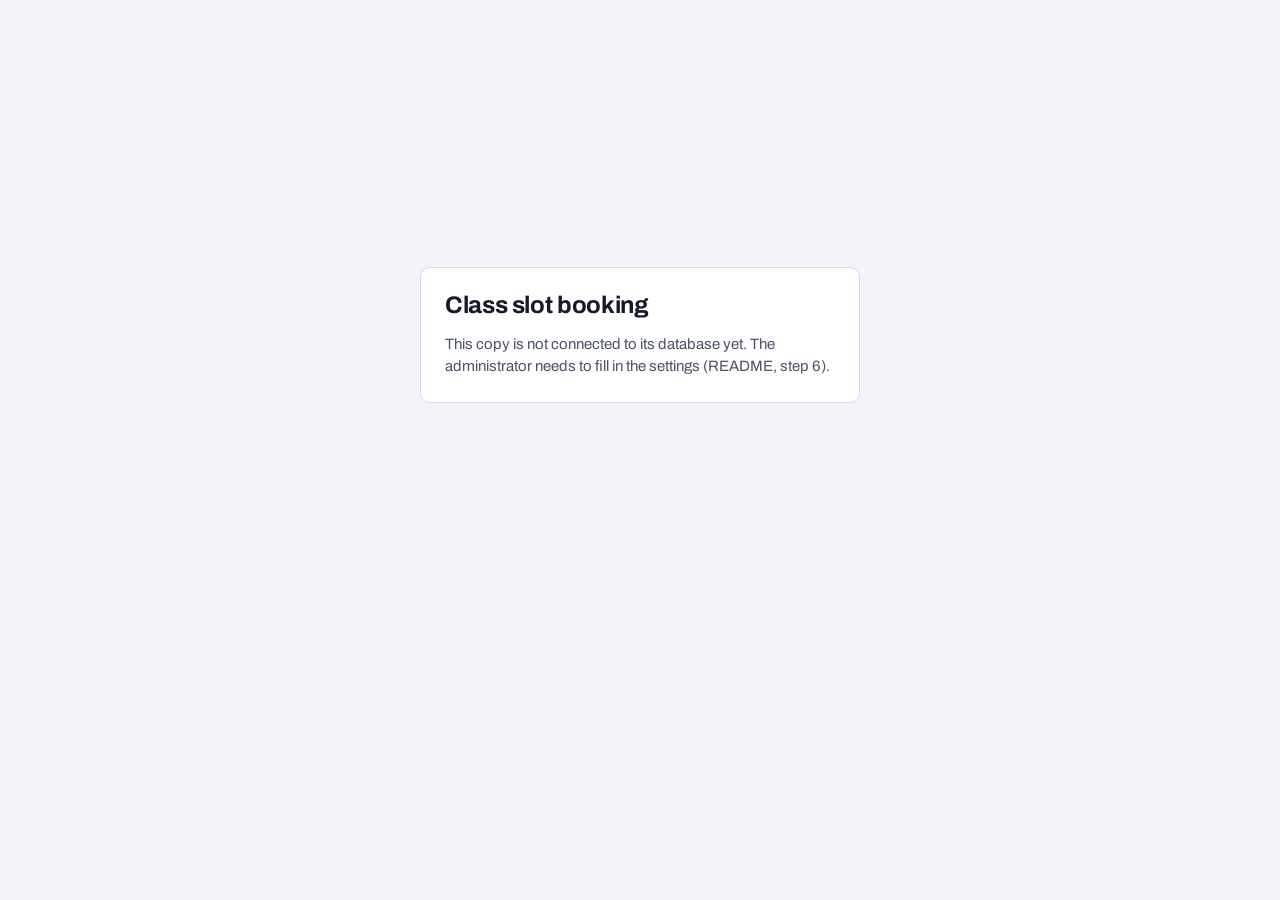
<file: web/index.html>
<!doctype html>
<html lang="en">
<head>
<meta charset="utf-8">
<meta name="viewport" content="width=device-width,initial-scale=1,viewport-fit=cover">
<title>Class Slot Booking</title>
<link rel="stylesheet" href="https://fonts.googleapis.com/css2?family=Archivo:wght@400;500;600;700&family=IBM+Plex+Mono:wght@400;500&display=swap">
<script src="vendor/supabase-2.45.4.js"></script>
<script src="config.js"></script>
<style>
/* Layout: one working column. Title and who is signed in, week controls, tabbed panels.
   The timetable copies the sheet: from/to columns, Monday to Sunday, heavy rules on the hour. */
:root{
  color-scheme:light;
  --bg:#f2f4f9; --surface:#ffffff; --ink:#141a28; --ink-2:#4a5368; --line:#d3d9e6; --rule:#1d2640;
  --accent:#2457d6; --accent-ink:#ffffff; --accent-soft:#dde6fb; --head:#2f62d9;
  --taken:#e4e8f1; --today:#f1f5ff; --hatch:#dfe3ec;
  --ok:#17663f; --ok-bg:#dcf2e5; --wait:#8a4b00; --wait-bg:#fcecc9; --alert:#a8231b; --alert-bg:#fbe3e0;
  --font-ui:'Archivo',system-ui,-apple-system,'Segoe UI',sans-serif;
  --font-mono:'IBM Plex Mono',ui-monospace,'SFMono-Regular',Menlo,monospace;
  --row:30px; --tcol:46px;
}
@media (prefers-color-scheme: dark){
  :root:not([data-theme="light"]){
    --bg:#0e121b; --surface:#161b27; --ink:#e8ecf5; --ink-2:#a0a9bd; --line:#2a3246; --rule:#66718e;
    --accent:#6f95ff; --accent-ink:#0a0f1d; --accent-soft:#1d2a52; --head:#27396b;
    --taken:#252d41; --today:#1a2236; --hatch:#212839;
    --ok:#62d69c; --ok-bg:#12321f; --wait:#f2b660; --wait-bg:#3b2d10; --alert:#ff8c82; --alert-bg:#3d1a17;
    color-scheme:dark;
  }
}
:root[data-theme="dark"]{
  --bg:#0e121b; --surface:#161b27; --ink:#e8ecf5; --ink-2:#a0a9bd; --line:#2a3246; --rule:#66718e;
  --accent:#6f95ff; --accent-ink:#0a0f1d; --accent-soft:#1d2a52; --head:#27396b;
  --taken:#252d41; --today:#1a2236; --hatch:#212839;
  --ok:#62d69c; --ok-bg:#12321f; --wait:#f2b660; --wait-bg:#3b2d10; --alert:#ff8c82; --alert-bg:#3d1a17;
  color-scheme:dark;
}

*{box-sizing:border-box}
[hidden]{display:none!important}
html{-webkit-text-size-adjust:100%}
body{
  margin:0; background:var(--bg); color:var(--ink); font:15px/1.45 var(--font-ui);
  padding-left:max(16px,env(safe-area-inset-left,0px));
  padding-right:max(16px,env(safe-area-inset-right,0px));
  padding-block:20px 56px;
}
body::before{content:"";position:fixed;inset:0 0 auto;height:env(safe-area-inset-top,0px);z-index:10;background:var(--bg)}
.app{max-width:1180px;margin:0 auto}
.mono{font-family:var(--font-mono);font-variant-numeric:tabular-nums}
button{font:inherit;color:inherit}
:focus-visible{outline:2px solid var(--accent);outline-offset:2px}

.top{display:flex;flex-wrap:wrap;gap:8px 24px;align-items:flex-end;justify-content:space-between;margin-bottom:16px}
.top > div{min-width:0}
h1{margin:0;font-size:1.65rem;line-height:1.15;letter-spacing:-.015em;font-weight:700;text-wrap:balance}
.sub{margin:6px 0 0;color:var(--ink-2);max-width:60ch}
.who{display:flex;align-items:center;gap:8px;color:var(--ink-2);font-size:.9rem}
.who strong{color:var(--ink);font-weight:600}

.btn{
  display:inline-flex;align-items:center;justify-content:center;gap:6px;min-height:40px;padding:8px 14px;
  border:1px solid var(--line);border-radius:6px;background:var(--surface);cursor:pointer;font-weight:500;
}
.btn:hover{border-color:var(--ink-2)}
.btn[disabled]{opacity:.5;cursor:not-allowed}
.btn.primary{background:var(--accent);border-color:var(--accent);color:var(--accent-ink);font-weight:600}
.btn.primary:hover{filter:brightness(1.06)}
.btn.ghost{border-color:transparent;background:transparent}
.btn.small{min-height:34px;padding:5px 10px;font-size:.9rem}
.btn.danger-armed{background:var(--alert);border-color:var(--alert);color:#fff}
.btn.warn{border-color:var(--alert);color:var(--alert)}
.btn.warn.danger-armed{color:#fff}

.banners{display:flex;flex-direction:column;gap:8px;margin-bottom:12px}
.banner{display:flex;flex-wrap:wrap;align-items:center;gap:8px 12px;padding:10px 14px;border-radius:6px;background:var(--surface);border:1px solid var(--line)}
.banner > span{flex:1 1 220px;min-width:0}
.banner.alert{background:var(--alert-bg);border-color:var(--alert);color:var(--ink)}
.banner.info{background:var(--accent-soft);border-color:var(--accent)}

.bar{display:flex;flex-wrap:wrap;align-items:center;gap:10px 16px;margin-bottom:12px}
.ttc{display:flex;flex-wrap:wrap;align-items:center;gap:10px 16px}
.weeknav{display:inline-flex}
.weeknav .btn{border-radius:0}
.weeknav .btn + .btn{border-left-width:0}
.weeknav .btn:first-child{border-radius:6px 0 0 6px}
.weeknav .btn:last-child{border-radius:0 6px 6px 0}
.weeklabel{font-size:.95rem;font-weight:500}
.check{display:inline-flex;align-items:center;gap:8px;min-height:40px;cursor:pointer;user-select:none}
.check input{width:18px;height:18px;accent-color:var(--accent);margin:0}
.bar .spacer{flex:1 1 0}

.tabs{display:flex;flex-wrap:wrap;gap:2px;border-bottom:1px solid var(--line);margin-bottom:14px}
.tab{
  background:none;border:0;border-bottom:3px solid transparent;padding:10px 14px 9px;min-height:44px;cursor:pointer;
  color:var(--ink-2);font-weight:500;display:inline-flex;align-items:center;gap:8px;margin-bottom:-1px;
}
.tab[aria-selected="true"]{color:var(--ink);border-bottom-color:var(--accent);font-weight:600}
.count{min-width:20px;padding:0 6px;border-radius:999px;background:var(--taken);font-size:.78rem;line-height:20px;text-align:center;font-weight:600}
.count.alert{background:var(--alert);color:#fff}
.count[hidden]{display:none}

.legend{display:flex;flex-wrap:wrap;gap:6px 16px;margin:0 0 10px;color:var(--ink-2);font-size:.85rem}
.legend span{display:inline-flex;align-items:center;gap:6px}
.sw{width:14px;height:14px;border-radius:3px;border:1px solid var(--line);display:inline-block}
.sw.free{background:var(--surface)} .sw.taken{background:var(--taken);border-color:var(--ink-2)} .sw.mine{background:var(--accent);border-color:var(--accent)}
.sw.past{background:repeating-linear-gradient(135deg,transparent 0 3px,var(--hatch) 3px 4px)}

.daystrip{display:grid;grid-template-columns:repeat(7,minmax(0,1fr));gap:4px;margin-bottom:10px}
.dsb{position:relative;display:flex;flex-direction:column;align-items:center;gap:0;padding:6px 0;min-height:52px;border:1px solid var(--line);background:var(--surface);border-radius:6px;cursor:pointer}
.dsb-n{font-size:.75rem;color:var(--ink-2)}
.dsb-d{font-size:1rem;font-weight:600}
.dsb.today .dsb-d{text-decoration:underline;text-underline-offset:3px}
.dsb.on{background:var(--accent);border-color:var(--accent);color:var(--accent-ink)}
.dsb.on .dsb-n{color:var(--accent-ink)}
.dsb-dot{position:absolute;bottom:4px;width:5px;height:5px;border-radius:50%;background:var(--accent)}
.dsb.on .dsb-dot{background:var(--accent-ink)}

.tt{display:grid;border:2px solid var(--rule);background:var(--surface);border-radius:2px}
.th{
  position:sticky;top:env(safe-area-inset-top,0px);z-index:3;background:var(--head);color:#fff;
  display:flex;flex-direction:column;align-items:center;justify-content:center;padding:6px 2px;min-height:44px;
  font-weight:700;font-size:.88rem;border-left:1px solid rgba(255,255,255,.35);line-height:1.15;min-width:0;
}
.th:first-child{border-left:0}
.th .th-date{font-weight:400;font-size:.72rem;opacity:.9}
.th.is-today{box-shadow:inset 0 -4px 0 #fff}
.th .short{display:none}
.tc{
  display:flex;align-items:center;justify-content:center;font-family:var(--font-mono);font-size:.74rem;color:var(--ink-2);
  border-top:1px dotted var(--line);background:var(--surface);
}
.tc.hr{border-top:2px solid var(--rule);color:var(--ink);font-weight:500}
.tc.t2{border-right:2px solid var(--rule)}
.cell{
  appearance:none;border:0;border-top:1px dotted var(--line);border-left:1px solid var(--line);background:var(--surface);
  padding:0;margin:0;border-radius:0;cursor:pointer;min-width:0;height:100%;
}
.cell.hr{border-top:2px solid var(--rule)}
.cell.is-today{background:var(--today)}
.cell:hover:not([disabled]){background:var(--accent-soft)}
.cell[disabled]{cursor:not-allowed;background:repeating-linear-gradient(135deg,transparent 0 5px,var(--hatch) 5px 6px)}
.cell:focus-visible{outline-offset:-2px}
.blk{
  position:relative;z-index:1;margin:1px 2px;padding:3px 6px;border:0;border-left:3px solid var(--ink-2);border-radius:3px;
  background:var(--taken);color:var(--ink);text-align:left;cursor:pointer;overflow:hidden;min-width:0;
  display:flex;flex-direction:column;gap:1px;font-size:.78rem;line-height:1.2;font-weight:600;
}
.blk.mine{background:var(--accent);color:var(--accent-ink);border-left-color:var(--accent-ink)}
.blk .bn{white-space:nowrap;overflow:hidden;text-overflow:ellipsis;padding-right:26px}
.blk .bt{font-family:var(--font-mono);font-weight:400;font-size:.7rem;opacity:.85}
.blk .wb{position:absolute;top:2px;right:3px;padding:0 5px;border-radius:999px;background:var(--wait-bg);color:var(--wait);font-size:.68rem;line-height:16px;font-weight:700}
.empty{margin:0;padding:20px;border:1px dashed var(--line);border-radius:6px;color:var(--ink-2);background:var(--surface)}

.list{display:flex;flex-direction:column;gap:8px;margin:0 0 20px;padding:0;list-style:none}
.list-title{margin:18px 0 8px;font-size:.8rem;letter-spacing:.06em;text-transform:uppercase;color:var(--ink-2);font-weight:600}
.brow{display:flex;flex-wrap:wrap;align-items:center;gap:8px 16px;padding:12px 14px;background:var(--surface);border:1px solid var(--line);border-radius:6px}
.brow .when{flex:0 0 150px;display:flex;flex-direction:column;gap:2px}
.brow .when .d{font-weight:600}
.brow .what{flex:1 1 180px;min-width:0;display:flex;flex-wrap:wrap;align-items:center;gap:6px 10px}
.brow .what strong{overflow-wrap:anywhere}
.chip{display:inline-flex;align-items:center;padding:1px 9px;border-radius:999px;font-size:.78rem;font-weight:600;line-height:20px}
.chip.ok{background:var(--ok-bg);color:var(--ok)}
.chip.wait{background:var(--wait-bg);color:var(--wait)}
.chip.mine{background:var(--accent-soft);color:var(--accent)}
.chip.plain{background:var(--taken);color:var(--ink-2)}
.card{background:var(--surface);border:1px solid var(--line);border-radius:6px;padding:14px;display:flex;flex-direction:column;gap:8px}
.card-head{display:flex;flex-wrap:wrap;align-items:center;gap:8px}
.card-head strong{overflow-wrap:anywhere}
.card p{margin:0}
.card .when{font-size:.92rem}
.card .why{color:var(--ink-2)}
.card .why strong{color:var(--ink)}
.acts{display:flex;flex-wrap:wrap;gap:8px;align-items:center}
.cards{display:grid;grid-template-columns:repeat(auto-fill,minmax(min(100%,340px),1fr));gap:12px}

.logbar{display:flex;flex-wrap:wrap;gap:10px 14px;align-items:center;margin-bottom:10px}
.logbar .total{margin-left:auto;font-weight:600}
.tablewrap{overflow-x:auto;border:1px solid var(--line);border-radius:6px;background:var(--surface)}
table{border-collapse:collapse;width:100%;min-width:980px;font-size:.88rem}
th,td{padding:6px 8px;border-bottom:1px solid var(--line);text-align:left;vertical-align:middle}
th{font-size:.74rem;letter-spacing:.05em;text-transform:uppercase;color:var(--ink-2);background:var(--bg);font-weight:600;white-space:nowrap}
td input[type="text"],td select{width:100%;min-width:90px;min-height:34px;padding:4px 8px;border:1px solid var(--line);border-radius:5px;background:var(--surface);color:var(--ink);font:inherit}
td input[type="checkbox"]{width:18px;height:18px;accent-color:var(--accent)}
td.c{text-align:center}
.foot{margin:10px 0 0;color:var(--ink-2);font-size:.85rem;max-width:80ch}

dialog{border:1px solid var(--line);border-radius:10px;padding:0;background:var(--surface);color:var(--ink);width:min(460px,calc(100vw - 32px));max-height:calc(100dvh - 32px);overflow:auto}
dialog::backdrop{background:rgba(8,12,22,.55)}
.dlg{display:flex;flex-direction:column;gap:14px;padding:18px 18px 16px}
.dlg-head{display:flex;align-items:center;justify-content:space-between;gap:12px}
.dlg-head h2{margin:0;font-size:1.15rem;letter-spacing:-.01em}
.field{display:flex;flex-direction:column;gap:4px;min-width:0}
.field label{font-size:.8rem;font-weight:600;color:var(--ink-2);letter-spacing:.03em}
.field input,.field select{width:100%;min-height:44px;padding:8px 10px;border:1px solid var(--line);border-radius:6px;background:var(--surface);color:var(--ink);font:inherit}
.two{display:grid;grid-template-columns:1fr 1fr;gap:12px}
.hint{margin:0;padding:10px 12px;border-radius:6px;background:var(--taken);font-size:.9rem}
.hint.ok{background:var(--ok-bg);color:var(--ok)}
.hint.wait{background:var(--wait-bg);color:var(--wait)}
.hint.bad{background:var(--alert-bg);color:var(--alert)}
.dlg-actions{display:flex;flex-wrap:wrap;gap:8px;justify-content:flex-end}
.kv{display:grid;grid-template-columns:auto 1fr;gap:6px 14px;margin:0}
.kv dt{color:var(--ink-2)}
.kv dd{margin:0;overflow-wrap:anywhere}

.toasts{position:fixed;left:max(16px,env(safe-area-inset-left,0px));right:max(16px,env(safe-area-inset-right,0px));bottom:calc(16px + env(safe-area-inset-bottom,0px));display:flex;flex-direction:column;align-items:center;gap:8px;z-index:50;pointer-events:none}
.toast{pointer-events:auto;max-width:520px;padding:11px 16px;border-radius:8px;background:var(--ink);color:var(--bg);box-shadow:0 6px 24px rgba(0,0,0,.25);font-weight:500}
.toast.ok{background:var(--ok);color:#fff}
.toast.wait{background:var(--wait);color:#fff}
.toast.alert{background:var(--alert);color:#fff}
:root[data-theme="dark"] .toast.ok,:root[data-theme="dark"] .toast.wait,:root[data-theme="dark"] .toast.alert{color:#0a0f1d}
@media (prefers-color-scheme: dark){
  :root:not([data-theme="light"]) .toast.ok,:root:not([data-theme="light"]) .toast.wait,:root:not([data-theme="light"]) .toast.alert{color:#0a0f1d}
}

@media (max-width:899px){ .th .long{display:none} .th .short{display:inline} }
@media (max-width:720px){
  :root{--row:34px}
  h1{font-size:1.4rem}
  .th .long{display:inline} .th .short{display:none}
  .brow .when{flex-basis:100%;flex-direction:row;gap:10px;align-items:baseline}
}
@media (prefers-reduced-motion:no-preference){
  .cell,.btn,.dsb{transition:background-color .12s,border-color .12s}
}
.gate{min-height:70vh;display:flex;align-items:center;justify-content:center}
.gate-card{width:min(440px,100%);display:flex;flex-direction:column;gap:14px;padding:24px;background:var(--surface);border:1px solid var(--line);border-radius:10px}
.gate-card h1{font-size:1.5rem}
.gate-card .sub{margin:0}
.people-form{display:flex;flex-wrap:wrap;gap:10px 12px;align-items:flex-end;margin:0 0 14px}
.people-form .field{flex:1 1 220px}
</style>
</head>
<body>

<div id="gate" class="gate" hidden>
  <div class="gate-card">
    <h1 id="gate-title">Class slot booking</h1>
    <p class="sub" id="gate-msg" role="status"></p>
    <label class="check" id="gate-remember" for="remember"><input type="checkbox" id="remember" checked> Keep me signed in on this device</label>
    <button type="button" class="btn primary" id="gate-signin">Sign in with Google</button>
    <button type="button" class="btn" id="gate-signout" hidden>Use a different account</button>
  </div>
</div>

<div class="app" id="app" hidden>
  <header class="top">
    <div>
      <h1>Class slot booking</h1>
      <p class="sub">Pick a free 15-minute slot. If it is already taken you join the waitlist, and the admin sees it and can sort it out.</p>
    </div>
    <div class="who" id="who"></div>
  </header>

  <div class="banners" id="banners"></div>

  <div class="bar">
    <div class="ttc" id="ttc">
      <div class="weeknav" role="group" aria-label="Change week">
        <button type="button" class="btn" id="prev" aria-label="Previous week">&lsaquo;</button>
        <button type="button" class="btn" id="today">Today</button>
        <button type="button" class="btn" id="next" aria-label="Next week">&rsaquo;</button>
      </div>
      <div class="weeklabel mono" id="weeklabel"></div>
      <label class="check" for="hide-empty"><input type="checkbox" id="hide-empty"> Hide empty rows</label>
    </div>
    <div class="spacer"></div>
    <button type="button" class="btn primary" id="book">Book a slot</button>
  </div>

  <div class="tabs" role="tablist" aria-label="Sections" id="tabs"></div>

  <section id="p-timetable" role="tabpanel" aria-label="Timetable">
    <p class="legend" aria-hidden="true">
      <span><i class="sw free"></i>Free: tap to book</span>
      <span><i class="sw taken"></i>Taken</span>
      <span><i class="sw mine"></i>Yours</span>
      <span><i class="sw past"></i>Already passed</span>
      <span><b class="mono" style="font-size:.78rem">+1</b> people waiting</span>
    </p>
    <div class="daystrip" id="daystrip" hidden></div>
    <div id="grid" role="group" aria-label="Timetable"></div>
  </section>

  <section id="p-mine" role="tabpanel" aria-label="My bookings" hidden>
    <div id="mine-host"></div>
  </section>

  <section id="p-attention" role="tabpanel" aria-label="Needs attention" hidden>
    <p class="foot" style="margin:0 0 12px">People who asked for a slot that was already taken, oldest first. Move them to a free time, swap them in, or remove them. If a booked person cancels, the first person waiting for that time is confirmed automatically.</p>
    <div id="att-host" class="cards"></div>
  </section>

  <section id="p-log" role="tabpanel" aria-label="Session log" hidden>
    <div class="logbar">
      <div class="field" style="min-width:180px">
        <label for="log-range">Show</label>
        <select id="log-range">
          <option value="7">Last 7 days</option>
          <option value="30" selected>Last 30 days</option>
          <option value="all">Everything</option>
        </select>
      </div>
      <button type="button" class="btn" id="log-export">Save as CSV for Excel</button>
      <div class="total mono" id="log-total"></div>
    </div>
    <div class="tablewrap" id="log-host"></div>
    <p class="foot">Confirmed sessions up to today, built from the timetable. Attendance and remarks are for lateness and no-shows (booked and did not cancel). Changes save as you type.</p>
  </section>

  <section id="p-people" role="tabpanel" aria-label="People" hidden>
    <p class="foot" style="margin:0 0 12px">Only people on this list can open the timetable. Add a colleague by the email address of their Google account. Admin rights are not managed here; they are set in the database.</p>
    <form id="people-form" class="people-form" novalidate>
      <div class="field"><label for="pp-email">Google email</label><input id="pp-email" type="email" autocomplete="off" placeholder="name@school.example"></div>
      <div class="field"><label for="pp-name">Name (optional)</label><input id="pp-name" type="text" maxlength="60" autocomplete="off"></div>
      <button type="submit" class="btn primary" id="pp-add">Add person</button>
    </form>
    <div id="people-host"></div>
  </section>
</div>

<dialog id="dlg-book" aria-labelledby="bk-title">
  <form id="bk-form" class="dlg" novalidate>
    <div class="dlg-head">
      <h2 id="bk-title">Book a slot</h2>
      <button type="button" class="btn ghost small" id="bk-close">Close</button>
    </div>
    <div class="field">
      <label for="bk-name">Name and forename</label>
      <input id="bk-name" type="text" maxlength="40" autocomplete="name" required>
    </div>
    <div class="field">
      <label for="bk-date">Day</label>
      <select id="bk-date"></select>
    </div>
    <div class="two">
      <div class="field"><label for="bk-from">From</label><select id="bk-from"></select></div>
      <div class="field"><label for="bk-to">To</label><select id="bk-to"></select></div>
    </div>
    <p class="hint" id="bk-hint" role="status"></p>
    <div class="dlg-actions">
      <button type="button" class="btn" id="bk-cancel">Cancel</button>
      <button type="submit" class="btn primary" id="bk-submit">Reserve slot</button>
    </div>
  </form>
</dialog>

<dialog id="dlg-detail" aria-labelledby="dt-title">
  <div class="dlg">
    <div class="dlg-head">
      <h2 id="dt-title">Booking</h2>
      <button type="button" class="btn ghost small" id="dt-close">Close</button>
    </div>
    <div id="dt-body" style="display:flex;flex-direction:column;gap:14px"></div>
  </div>
</dialog>

<div class="toasts" id="toasts" aria-live="polite"></div>

<script>
(function(){
'use strict';

var DAYS=['Monday','Tuesday','Wednesday','Thursday','Friday','Saturday','Sunday'];
var SHORT=['Mon','Tue','Wed','Thu','Fri','Sat','Sun'];
var MONTHS=['Jan','Feb','Mar','Apr','May','Jun','Jul','Aug','Sep','Oct','Nov','Dec'];
var START=7*60, END=22*60, STEP=15;
var ATT={ontime:'On time',late:'Late',noshow:'No-show'};

function $(s,r){return (r||document).querySelector(s);}
function pad(n){return String(n).padStart(2,'0');}
function iso(d){return d.getFullYear()+'-'+pad(d.getMonth()+1)+'-'+pad(d.getDate());}
function parseISO(s){var p=s.split('-').map(Number);return new Date(p[0],p[1]-1,p[2]);}
function addDays(d,n){var x=new Date(d.getFullYear(),d.getMonth(),d.getDate());x.setDate(x.getDate()+n);return x;}
function mondayOf(d){var x=new Date(d.getFullYear(),d.getMonth(),d.getDate());x.setDate(x.getDate()-((x.getDay()+6)%7));return x;}
function fmtT(m){return pad(Math.floor(m/60))+':'+pad(m%60);}
function dayIdx(s){return (parseISO(s).getDay()+6)%7;}
function dayName(s){return DAYS[dayIdx(s)];}
function fmtDate(s){var d=parseISO(s);return SHORT[dayIdx(s)]+' '+d.getDate()+' '+MONTHS[d.getMonth()];}
function todayISO(){return iso(new Date());}
function nowMin(){var d=new Date();return d.getHours()*60+d.getMinutes();}
function floorStep(m){return Math.floor(m/STEP)*STEP;}
function isPast(date,start){var t=todayISO();if(date<t)return true;if(date>t)return false;return start<floorStep(nowMin());}
function overlaps(a,b){return a.date===b.date&&a.start<b.end&&b.start<a.end;}
function hoursOf(b){return +((b.end-b.start)/60).toFixed(2);}
function byTime(a,b){return a.date<b.date?-1:a.date>b.date?1:a.start-b.start;}

function h(tag,props){
  var el=document.createElement(tag);
  if(props){Object.keys(props).forEach(function(k){
    var v=props[k];
    if(v===null||v===undefined||v===false)return;
    if(k==='class')el.className=v;
    else if(k==='text')el.textContent=v;
    else if(k==='style')el.style.cssText=v;
    else if(k.slice(0,2)==='on')el.addEventListener(k.slice(2),v);
    else if(k==='value')el.value=v;
    else if(k==='checked')el.checked=!!v;
    else if(k==='disabled')el.disabled=!!v;
    else el.setAttribute(k,v===true?'':String(v));
  });}
  put(el,Array.prototype.slice.call(arguments,2));
  return el;
}
function put(el,kids){
  kids.forEach(function(kid){
    if(Array.isArray(kid))put(el,kid);
    else if(kid===null||kid===undefined||kid===false)return;
    else el.append(kid.nodeType?kid:document.createTextNode(String(kid)));
  });
}
function lsGet(k,d){try{var v=localStorage.getItem(k);return v===null?d:JSON.parse(v);}catch(e){return d;}}
function lsSet(k,v){try{localStorage.setItem(k,JSON.stringify(v));}catch(e){}}
function sleep(ms){return new Promise(function(r){setTimeout(r,ms);});}

var state={
  me:{id:null,name:'',email:''}, isAdmin:false, canWrite:true, downloads:true, db:null,
  bookings:[], ready:false, status:'loading', loadTime:Date.now(),
  weekStart:mondayOf(new Date()), selDay:(new Date().getDay()+6)%7,
  hideEmpty:false, tab:'timetable', narrow:false, people:[]
};

/* ---------- data ---------- */
var sb=null;
function norm(x){
  if(!x||typeof x.date!=='string'||!/^\d{4}-\d{2}-\d{2}$/.test(x.date))return null;
  var s=Number(x.start_min),e=Number(x.end_min);
  if(!isFinite(s)||!isFinite(e)||e<=s)return null;
  return {
    id:x.id, name:String(x.name||'Unnamed').slice(0,40), ownerEmail:String(x.owner_email||'').toLowerCase(),
    date:x.date, start:s, end:e, status:x.status==='waitlisted'?'waitlisted':'confirmed',
    createdAt:Date.parse(x.created_at)||0, promotedAt:x.promoted_at?(Date.parse(x.promoted_at)||0):0,
    teacher:String(x.teacher||'').slice(0,60),
    attendance:ATT[x.attendance]?x.attendance:'', remark:String(x.remark||'').slice(0,200),
    internship:!!x.internship, entered:!!x.entered
  };
}
function confirmed(){return state.bookings.filter(function(b){return b.status==='confirmed';});}
function waiting(){return state.bookings.filter(function(b){return b.status==='waitlisted';}).sort(function(a,b){return a.createdAt-b.createdAt;});}
function isMine(b){return !!state.me.email&&b.ownerEmail===state.me.email;}
function waitPos(w){return waiting().filter(function(x){return overlaps(x,w)&&x.createdAt<=w.createdAt;}).length;}
function pendingList(){var t=todayISO();return waiting().filter(function(w){return w.date>=t;});}

async function rpc(fn,args){
  var r=await sb.rpc(fn,args);
  if(r.error)throw r.error;
  return r.data;
}
async function loadBookings(){
  var all=[],from=0,size=1000;
  for(;;){
    var r=await sb.from('bookings').select('*').order('date').order('start_min').range(from,from+size-1);
    if(r.error)throw r.error;
    all=all.concat(r.data);
    if(r.data.length<size)break;
    from+=size;
  }
  var list=[];
  all.forEach(function(x){var b=norm(x);if(b)list.push(b);});
  onSnap(list);
}
async function createBooking(p){
  var row=await rpc('book_slot',{p_name:p.name,p_date:p.date,p_start:p.start,p_end:p.end});
  await loadBookings();
  return {id:row.id,status:row.status};
}
async function removeBooking(b){
  await rpc('cancel_booking',{p_id:b.id});
  await loadBookings();
}
async function saveEdit(b,p){
  var r=await rpc('admin_save_booking',{p_id:b.id,p_name:p.name,p_date:p.date,p_start:p.start,p_end:p.end,p_status:p.status});
  if(r&&r.ok===false){
    return {conflict:(r.conflict||[]).map(function(c){return {name:c.name,start:c.start_min,end:c.end_min};})};
  }
  await loadBookings();
  return {ok:true};
}
async function swapIn(w){
  await rpc('admin_swap_in',{p_id:w.id});
  await loadBookings();
}
function freeStarts(date,len,excludeId,near){
  var conf=confirmed().filter(function(b){return b.date===date&&b.id!==excludeId;});
  var out=[];
  for(var st=START;st+len<=END;st+=STEP){
    if(isPast(date,st))continue;
    var r={date:date,start:st,end:st+len};
    if(!conf.some(function(c){return overlaps(c,r);}))out.push(st);
  }
  out.sort(function(a,b){return Math.abs(a-near)-Math.abs(b-near);});
  return out;
}
var wq=new Map();
function queueWrite(id,patch){
  var prev=wq.get(id)||Promise.resolve();
  var p=prev.catch(function(){}).then(function(){return rpc('admin_log_patch',{p_id:id,p_patch:patch});}).then(function(){
    var b=state.bookings.find(function(x){return x.id===id;});
    if(b)Object.assign(b,patch);
  });
  wq.set(id,p);
  p.catch(function(e){toast(errMsg(e),'alert');});
  return p;
}
var ERR={
  not_allowed:'You do not have permission to do that.',
  name_required:'Enter your name so the admin knows who the slot is for.',
  bad_time:'Those times are not valid. Use 15 minute steps between 07:00 and 22:00.',
  in_the_past:'That time has already started. Pick a later one.',
  too_far:'That date is too far ahead.',
  own_overlap:'You already have a booking that overlaps this time.',
  not_found:'That item no longer exists. The page will refresh.',
  bad_status:'Unknown status.',
  bad_email:'Enter a valid email address.'
};
function errMsg(e){
  var m=(e&&e.message)||'';
  if(ERR[m]){if(m==='not_found')scheduleLoad();return ERR[m];}
  if(/failed to fetch|networkerror|load failed/i.test(m))return 'No connection. Check your internet and try again.';
  if(/jwt|expired/i.test(m))return 'Your sign-in expired. Reload the page and sign in again.';
  return m||'Something went wrong. Try again.';
}

/* ---------- small UI helpers ---------- */
function toast(msg,kind){
  var host=$('#toasts');
  while(host.children.length>=3)host.firstChild.remove();
  var t=h('div',{class:'toast'+(kind?' '+kind:''),text:msg});
  host.append(t);
  setTimeout(function(){t.remove();},kind==='alert'?8000:6000);
}
function btn(label,onclick,cls){return h('button',{type:'button',class:'btn small'+(cls?' '+cls:''),text:label,onclick:onclick});}
function twoStep(label,armed,action,cls){
  var t=null;
  var b=h('button',{type:'button',class:'btn small warn'+(cls?' '+cls:''),text:label});
  function reset(){t=null;b.textContent=label;b.classList.remove('danger-armed');}
  b.addEventListener('click',async function(){
    if(!t){b.textContent=armed;b.classList.add('danger-armed');t=setTimeout(reset,4000);return;}
    clearTimeout(t);t=null;b.disabled=true;
    try{await action();}catch(e){toast(errMsg(e),'alert');b.disabled=false;reset();}
  });
  return b;
}
function runAction(b,fn,okMsg){
  b.disabled=true;
  return fn().then(function(r){if(okMsg)toast(okMsg,'ok');return r;}).catch(function(e){toast(errMsg(e),'alert');b.disabled=false;});
}
function openDlg(d){if(d.showModal)d.showModal();else d.setAttribute('open','');}
function closeDlg(d){if(d.close)d.close();else d.removeAttribute('open');}
function opt(v,label,sel){var o=h('option',{value:String(v),text:label});if(String(sel)===String(v))o.selected=true;return o;}
function timeSelect(id,min,max,sel){
  var s=h('select',{id:id});
  for(var m=min;m<=max;m+=STEP)s.append(opt(m,fmtT(m),sel));
  s.value=String(sel);
  return s;
}
function field(label,id,control){return h('div',{class:'field'},h('label',{for:id,text:label}),control);}

/* ---------- rendering ---------- */
var tabEls={};
var TABS=[{id:'timetable',label:'Timetable'},{id:'mine',label:'My bookings'},{id:'attention',label:'Needs attention',admin:true},{id:'log',label:'Session log',admin:true},{id:'people',label:'People',admin:true}];
function buildTabs(){
  var host=$('#tabs');
  TABS.forEach(function(t){
    var count=h('span',{class:'count',hidden:true});
    var b=h('button',{type:'button',class:'tab',role:'tab',id:'tab-'+t.id,'aria-controls':'p-'+t.id,onclick:function(){state.tab=t.id;render();if(t.id==='people')loadPeople();}},h('span',{text:t.label}),count);
    tabEls[t.id]={btn:b,count:count,admin:!!t.admin};
    host.append(b);
  });
}
function renderTabs(){
  var t=todayISO();
  var mineUp=state.bookings.filter(function(b){return isMine(b)&&b.date>=t;}).length;
  var pend=pendingList().length;
  TABS.forEach(function(d){
    var e=tabEls[d.id];
    e.btn.hidden=e.admin&&!state.isAdmin;
    e.btn.setAttribute('aria-selected',String(state.tab===d.id));
    e.btn.tabIndex=state.tab===d.id?0:-1;
  });
  var m=tabEls.mine.count;m.textContent=String(mineUp);m.hidden=!mineUp;
  var a=tabEls.attention.count;a.textContent=String(pend);a.hidden=!pend;a.className='count'+(pend?' alert':'');
}
function renderWho(){
  var w=$('#who');w.textContent='';
  w.append(h('span',{},'Signed in as ',h('strong',{text:state.me.name||state.me.email})));
  if(state.isAdmin)w.append(h('span',{class:'chip mine',text:'Admin'}));
  w.append(btn('Sign out',function(){signOut();},'ghost'));
}
function renderBanners(){
  var host=$('#banners');host.textContent='';
  if(state.status==='nodb')host.append(h('div',{class:'banner info'},h('span',{text:'Bookings are not available in this view. Open the shared link while signed in to see and reserve slots.'})));
  else if(state.status==='error')host.append(h('div',{class:'banner alert'},h('span',{text:'Live updates stopped. Reload the page to reconnect.'})));
  else if(state.status==='loading')host.append(h('div',{class:'banner info'},h('span',{text:'Loading bookings...'})));
  if(state.canWrite===false)host.append(h('div',{class:'banner info'},h('span',{text:'You can look but not book. Ask the admin to give you contributor access to the page.'})));
  var pend=pendingList().length;
  if(state.isAdmin&&pend&&state.tab!=='attention'){
    host.append(h('div',{class:'banner alert'},
      h('span',{},h('strong',{text:pend+(pend===1?' person is':' people are')}),' waiting for a slot that was already taken.'),
      btn('Review',function(){state.tab='attention';render();})));
  }
}
function renderControls(){
  $('#ttc').hidden=state.tab!=='timetable';
  var a=state.weekStart,z=addDays(a,6);
  $('#weeklabel').textContent=a.getDate()+' '+MONTHS[a.getMonth()]+' – '+z.getDate()+' '+MONTHS[z.getMonth()]+' '+z.getFullYear();
  $('#hide-empty').checked=state.hideEmpty;
  $('#book').disabled=state.canWrite===false||!state.db;
}
function renderDayStrip(){
  var strip=$('#daystrip');strip.textContent='';
  strip.hidden=!state.narrow;
  if(!state.narrow)return;
  var t=todayISO(),conf=confirmed();
  for(var i=0;i<7;i++){(function(i){
    var d=addDays(state.weekStart,i),s=iso(d);
    strip.append(h('button',{type:'button',class:'dsb'+(i===state.selDay?' on':'')+(s===t?' today':''),'aria-pressed':String(i===state.selDay),'aria-label':DAYS[i]+' '+d.getDate()+' '+MONTHS[d.getMonth()],onclick:function(){state.selDay=i;render();}},
      h('span',{class:'dsb-n',text:SHORT[i]}),h('span',{class:'dsb-d mono',text:String(d.getDate())}),
      conf.some(function(b){return b.date===s;})?h('span',{class:'dsb-dot'}):null));
  })(i);}
}
function renderTimetable(){
  renderDayStrip();
  var host=$('#grid');
  var fk=document.activeElement&&document.activeElement.dataset?document.activeElement.dataset.key:null;
  host.textContent='';
  var idxs=state.narrow?[state.selDay]:[0,1,2,3,4,5,6];
  var weekDates=[0,1,2,3,4,5,6].map(function(i){return iso(addDays(state.weekStart,i));});
  var dates=idxs.map(function(i){return weekDates[i];});
  var today=todayISO();
  var conf=confirmed();
  var lo=START,hi=END;
  if(state.hideEmpty){
    var inWeek=conf.filter(function(b){return weekDates.indexOf(b.date)>=0;});
    if(inWeek.length){
      lo=Math.max(START,Math.min.apply(null,inWeek.map(function(b){return b.start;})));
      hi=Math.min(END,Math.max.apply(null,inWeek.map(function(b){return b.end;})));
      if(hi<=lo){lo=START;hi=END;}
    }
  }
  var nRows=Math.max(1,Math.round((hi-lo)/STEP));
  var grid=h('div',{class:'tt',style:'grid-template-columns:var(--tcol) var(--tcol) repeat('+dates.length+',minmax(0,1fr));grid-template-rows:auto repeat('+nRows+',var(--row))'});
  grid.append(h('div',{class:'th',style:'grid-row:1;grid-column:1',text:'From'}),h('div',{class:'th',style:'grid-row:1;grid-column:2',text:'To'}));
  idxs.forEach(function(di,ci){
    var d=addDays(state.weekStart,di);
    grid.append(h('div',{class:'th'+(dates[ci]===today?' is-today':''),style:'grid-row:1;grid-column:'+(ci+3)},
      h('span',{class:'long',text:DAYS[di]}),h('span',{class:'short',text:SHORT[di]}),
      h('span',{class:'th-date',text:d.getDate()+' '+MONTHS[d.getMonth()]})));
  });
  var covered=dates.map(function(date){
    var set=new Set();
    conf.filter(function(b){return b.date===date;}).forEach(function(b){
      var r0=Math.round((Math.max(b.start,lo)-lo)/STEP),span=Math.round((Math.min(b.end,hi)-Math.max(b.start,lo))/STEP);
      for(var k=0;k<span;k++)set.add(r0+k);
    });
    return set;
  });
  for(var i=0;i<nRows;i++){
    var t=lo+i*STEP,hr=t%60===0;
    grid.append(
      h('div',{class:'tc'+(hr?' hr':''),style:'grid-row:'+(i+2)+';grid-column:1',text:fmtT(t)}),
      h('div',{class:'tc t2'+(hr?' hr':''),style:'grid-row:'+(i+2)+';grid-column:2',text:fmtT(t+STEP)}));
    dates.forEach(function(date,ci){
      if(covered[ci].has(i))return;
      var past=isPast(date,t);
      grid.append(h('button',{type:'button',class:'cell'+(hr?' hr':'')+(date===today?' is-today':''),
        style:'grid-row:'+(i+2)+';grid-column:'+(ci+3),'data-key':date+'_'+t,disabled:past,
        'aria-label':'Book '+fmtDate(date)+' '+fmtT(t)+' to '+fmtT(t+STEP),
        onclick:function(){openBook({date:date,start:t});}}));
    });
  }
  var wl=waiting();
  dates.forEach(function(date,ci){
    conf.filter(function(b){return b.date===date;}).forEach(function(b){
      var s=Math.max(b.start,lo),e=Math.min(b.end,hi);
      if(e<=s)return;
      var r0=Math.round((s-lo)/STEP),span=Math.max(1,Math.round((e-s)/STEP));
      var mine=isMine(b);
      var nw=wl.filter(function(w){return overlaps(w,b);}).length;
      grid.append(h('button',{type:'button',class:'blk'+(mine?' mine':''),'data-key':'b:'+b.id,
        style:'grid-column:'+(ci+3)+';grid-row:'+(r0+2)+' / span '+span,
        'aria-label':b.name+', '+fmtDate(b.date)+' '+fmtT(b.start)+' to '+fmtT(b.end)+(mine?', yours':'')+(nw?', '+nw+' waiting':''),
        onclick:function(){openDetail(b.id);}},
        h('span',{class:'bn',text:b.name}),
        span>=2?h('span',{class:'bt',text:fmtT(b.start)+'–'+fmtT(b.end)}):null,
        nw?h('span',{class:'wb',text:'+'+nw}):null));
    });
  });
  host.append(grid);
  if(fk){var again=host.querySelector('[data-key="'+fk+'"]');if(again)again.focus();}
}
function bookingRow(b){
  var mine=isMine(b);
  var row=h('li',{class:'brow'});
  row.append(h('div',{class:'when mono'},h('span',{class:'d',text:fmtDate(b.date)}),h('span',{text:fmtT(b.start)+'–'+fmtT(b.end)})));
  var what=h('div',{class:'what'},h('strong',{text:b.name}));
  if(b.status==='waitlisted')what.append(h('span',{class:'chip wait',text:'Waitlist #'+waitPos(b)}),h('span',{class:'foot',style:'margin:0',text:'You are confirmed automatically if the slot frees up.'}));
  else{what.append(h('span',{class:'chip ok',text:'Confirmed'}));if(b.promotedAt)what.append(h('span',{class:'chip plain',text:'Moved up from the waitlist'}));}
  row.append(what);
  var past=b.date<todayISO();
  if(!past&&state.canWrite!==false){
    row.append(twoStep(b.status==='waitlisted'?'Leave waitlist':'Cancel booking','Tap again to confirm',function(){return removeBooking(b);}));
  }
  return row;
}
function renderMine(){
  var host=$('#mine-host');host.textContent='';
  var t=todayISO();
  var all=state.bookings.filter(isMine).sort(byTime);
  var up=all.filter(function(b){return b.date>=t;});
  var old=all.filter(function(b){return b.date<t;}).reverse().slice(0,8);
  if(!up.length){
    host.append(h('p',{class:'empty',text:'You have nothing booked. Tap a free cell in the timetable, or press Book a slot.'}));
  }else{
    host.append(h('h2',{class:'list-title',text:'Coming up'}),h('ul',{class:'list'},up.map(bookingRow)));
  }
  if(old.length)host.append(h('h2',{class:'list-title',text:'Earlier'}),h('ul',{class:'list'},old.map(bookingRow)));
}
function renderAttention(){
  var host=$('#att-host');host.textContent='';
  var list=pendingList();
  if(!list.length){
    host.style.display='block';
    host.append(h('p',{class:'empty',text:'Nothing to fix. When someone books a slot that is already taken, they show up here.'}));
    return;
  }
  host.style.display='';
  list.forEach(function(w){
    var clash=confirmed().filter(function(c){return overlaps(c,w);});
    var len=w.end-w.start;
    var card=h('article',{class:'card'});
    card.append(h('div',{class:'card-head'},h('strong',{text:w.name}),h('span',{class:'chip wait',text:'Waitlist #'+waitPos(w)})));
    card.append(h('p',{class:'when mono',text:fmtDate(w.date)+'  '+fmtT(w.start)+'–'+fmtT(w.end)}));
    if(clash.length){
      var why=h('p',{class:'why'},'Taken by ');
      clash.forEach(function(c,i){why.append((i?', ':''),h('strong',{text:c.name}),' ('+fmtT(c.start)+'–'+fmtT(c.end)+')');});
      card.append(why);
    }else card.append(h('p',{class:'why',text:'This time is free now.'}));
    var acts=h('div',{class:'acts'});
    if(!clash.length){
      var cb=btn('Confirm',function(){return runAction(cb,function(){return saveEdit(w,{name:w.name,date:w.date,start:w.start,end:w.end,status:'confirmed'});},'Confirmed '+w.name+'.');},'primary');
      acts.append(cb);
    }else{
      var alts=freeStarts(w.date,len,w.id,w.start).slice(0,3);
      alts.forEach(function(st){
        var ab=btn('Move to '+fmtT(st)+'–'+fmtT(st+len),function(){
          return runAction(ab,function(){return saveEdit(w,{name:w.name,date:w.date,start:st,end:st+len,status:'confirmed'});},'Moved '+w.name+' to '+fmtT(st)+'.');
        });
        acts.append(ab);
      });
      var who=clash.length===1?clash[0].name:clash.length+' people';
      acts.append(twoStep('Swap in, '+who+' to waitlist','Tap again to swap',function(){return swapIn(w);}));
    }
    acts.append(btn('Edit',function(){openDetail(w.id);}));
    acts.append(twoStep('Remove','Tap again to remove',function(){return removeBooking(w);}));
    card.append(acts);
    host.append(card);
  });
}
function logRows(){
  var t=todayISO(),range=$('#log-range').value;
  var from=range==='all'?'0000-00-00':iso(addDays(new Date(),-Number(range)));
  return confirmed().filter(function(b){return b.date<=t&&b.date>=from;}).sort(byTime);
}
var logDirty=false;
function renderLog(){
  if(!state.isAdmin||state.tab!=='log')return;
  var host=$('#log-host');
  var ae=document.activeElement;
  if(ae&&host.contains(ae)&&/^(INPUT|SELECT)$/.test(ae.tagName)){logDirty=true;return;}
  host.textContent='';
  var rows=logRows();
  var total=rows.reduce(function(s,b){return s+hoursOf(b);},0);
  $('#log-total').textContent='Total '+(+total.toFixed(2))+' h · '+rows.length+(rows.length===1?' session':' sessions');
  $('#log-export').disabled=!state.downloads||!rows.length;
  if(!rows.length){host.append(h('p',{class:'empty',style:'border:0',text:'No past sessions in this range yet.'}));return;}
  var head=['Teacher','Date','Day','Hours','Qty of h','Name and forename','Attendance','Remarks','Internship','Entered'];
  var table=h('table',{},h('thead',{},h('tr',{},head.map(function(x){return h('th',{text:x});}))));
  var tb=h('tbody');
  rows.forEach(function(b){
    var tIn=h('input',{type:'text',id:'lg-t-'+b.id,value:b.teacher,maxlength:'60','aria-label':'Teacher for '+b.name+' on '+b.date,onchange:function(e){queueWrite(b.id,{teacher:e.target.value.trim().slice(0,60)});}});
    var aSel=h('select',{id:'lg-a-'+b.id,'aria-label':'Attendance for '+b.name+' on '+b.date,onchange:function(e){queueWrite(b.id,{attendance:e.target.value});}},
      opt('','—',b.attendance),opt('ontime',ATT.ontime,b.attendance),opt('late',ATT.late,b.attendance),opt('noshow','No-show (did not cancel)',b.attendance));
    var rIn=h('input',{type:'text',id:'lg-r-'+b.id,value:b.remark,maxlength:'200','aria-label':'Remarks for '+b.name+' on '+b.date,onchange:function(e){queueWrite(b.id,{remark:e.target.value.trim().slice(0,200)});}});
    var iCb=h('input',{type:'checkbox',id:'lg-i-'+b.id,checked:b.internship,'aria-label':'Internship, '+b.name+' on '+b.date,onchange:function(e){queueWrite(b.id,{internship:e.target.checked});}});
    var eCb=h('input',{type:'checkbox',id:'lg-e-'+b.id,checked:b.entered,'aria-label':'Entered, '+b.name+' on '+b.date,onchange:function(e){queueWrite(b.id,{entered:e.target.checked});}});
    tb.append(h('tr',{},
      h('td',{},tIn),
      h('td',{class:'mono',text:b.date}),
      h('td',{text:dayName(b.date)}),
      h('td',{class:'mono',text:fmtT(b.start)+'–'+fmtT(b.end)}),
      h('td',{class:'mono',text:String(hoursOf(b))}),
      h('td',{text:b.name}),
      h('td',{},aSel),
      h('td',{},rIn),
      h('td',{class:'c'},iCb),
      h('td',{class:'c'},eCb)));
  });
  table.append(tb);
  host.append(table);
}
async function exportCsv(){
  if(!state.downloads)return;
  var rows=logRows();
  function esc(v){var s=String(v);if(/^[=+\-@\t\r]/.test(s))s="'"+s;return '"'+s.replace(/"/g,'""')+'"';}
  var head=['Teacher','Date','Day','From','To','Quantity of hours','Name and forename','Attendance','Remarks','Internship','Entered'];
  var lines=rows.map(function(b){
    return [b.teacher,b.date,dayName(b.date),fmtT(b.start),fmtT(b.end),hoursOf(b),b.name,b.attendance?ATT[b.attendance]:'',b.remark,b.internship?'Yes':'',b.entered?'Yes':''].map(esc).join(';');
  });
  var data='﻿sep=;\n'+[head.map(esc).join(';')].concat(lines).join('\n');
  try{
    var blob=new Blob([data],{type:'text/csv;charset=utf-8'});
    var a=document.createElement('a');
    a.href=URL.createObjectURL(blob);a.download='class-log-'+todayISO()+'.csv';
    document.body.append(a);a.click();a.remove();
    setTimeout(function(){URL.revokeObjectURL(a.href);},2000);
    toast('Log saved.','ok');
  }catch(e){toast('Saving a file is not available here.','alert');}
}

function render(){
  if(tabEls.attention&&tabEls.attention.admin&&!state.isAdmin&&(state.tab==='attention'||state.tab==='log'||state.tab==='people'))state.tab='timetable';
  renderWho();renderBanners();renderTabs();renderControls();
  ['timetable','mine','attention','log','people'].forEach(function(id){$('#p-'+id).hidden=state.tab!==id;});
  if(state.tab==='timetable')renderTimetable();
  else if(state.tab==='mine')renderMine();
  else if(state.tab==='attention')renderAttention();
  else if(state.tab==='people')renderPeople();
  else renderLog();
}

/* ---------- booking dialog ---------- */
var bkDef=null;
function refillTimes(){
  var date=$('#bk-date').value;
  var from=$('#bk-from'),to=$('#bk-to');
  var curFrom=Number(from.value)||START,curTo=Number(to.value)||0;
  from.textContent='';to.textContent='';
  for(var m=START;m<END;m+=STEP){var o=h('option',{value:String(m),text:fmtT(m)});if(isPast(date,m))o.disabled=true;from.append(o);}
  from.value=String(curFrom);
  if(from.selectedOptions[0]&&from.selectedOptions[0].disabled){
    var first=Array.prototype.find.call(from.options,function(o){return !o.disabled;});
    if(first)from.value=first.value;
  }
  var f=Number(from.value);
  if(curTo<=f)curTo=Math.min(END,f+60);
  for(var e=f+STEP;e<=END;e+=STEP)to.append(h('option',{value:String(e),text:fmtT(e)}));
  to.value=String(Math.min(curTo,END));
  if(to.value!==String(Math.min(curTo,END)))to.value=to.options[to.options.length-1].value;
}
function checkSlot(date,start,end){
  var r={date:date,start:start,end:end};
  if(isPast(date,start))return {kind:'past'};
  if(confirmed().some(function(b){return isMine(b)&&overlaps(b,r);}))return {kind:'dup'};
  var clash=confirmed().filter(function(b){return overlaps(b,r);});
  if(clash.length)return {kind:'taken',clash:clash,ahead:waiting().filter(function(w){return overlaps(w,r);}).length};
  return {kind:'free'};
}
function refreshHint(){
  var date=$('#bk-date').value,s=Number($('#bk-from').value),e=Number($('#bk-to').value);
  var hint=$('#bk-hint'),sub=$('#bk-submit');
  var res=checkSlot(date,s,e);
  hint.className='hint';sub.disabled=false;sub.textContent='Reserve slot';
  if(res.kind==='free'){hint.classList.add('ok');hint.textContent='This time is free. It is yours as soon as you press Reserve.';}
  else if(res.kind==='taken'){
    hint.classList.add('wait');
    hint.textContent='Already taken by '+res.clash.map(function(c){return c.name;}).join(', ')+'. You can join the waitlist'+(res.ahead?' ('+res.ahead+' already waiting)':'')+'. The admin will see it.';
    sub.textContent='Join waitlist';
  }else if(res.kind==='dup'){hint.classList.add('bad');hint.textContent='You already have a booking that overlaps this time.';sub.disabled=true;}
  else{hint.classList.add('bad');hint.textContent='That time has already started. Pick a later one.';sub.disabled=true;}
}
function openBook(pref){
  pref=pref||{};
  if(!state.db){toast('Bookings are not available in this view.','alert');return;}
  if(state.canWrite===false){toast('You can look but not book. Ask the admin for contributor access.','alert');return;}
  var dsel=$('#bk-date');dsel.textContent='';
  var t0=new Date(),want=pref.date;
  var def=want||(nowMin()>END-STEP*2?iso(addDays(t0,1)):todayISO());
  var seen=false;
  for(var i=0;i<42;i++){
    var d=addDays(t0,i),s=iso(d);
    if(s===def)seen=true;
    dsel.append(h('option',{value:s,text:fmtDate(s)+(i===0?' (today)':'')}));
  }
  if(!seen)dsel.prepend(h('option',{value:def,text:fmtDate(def)}));
  dsel.value=def;
  var start=pref.start!==undefined?pref.start:Math.max(9*60,def===todayISO()?floorStep(nowMin())+STEP:0);
  start=Math.min(Math.max(start,START),END-STEP);
  $('#bk-from').textContent='';$('#bk-to').textContent='';
  $('#bk-from').append(h('option',{value:String(start),text:fmtT(start)}));
  refillTimes();
  $('#bk-from').value=String(start);
  if(pref.end!==undefined){
    refillTimes();
    $('#bk-to').value=String(Math.min(pref.end,END));
  }else{
    var f=Number($('#bk-from').value);
    refillToFor(f);
  }
  $('#bk-name').value=lsGet('cs_name','')||state.me.name||'';
  refreshHint();
  openDlg($('#dlg-book'));
  setTimeout(function(){var n=$('#bk-name');if(!n.value)n.focus();},0);
}
function refillToFor(f){
  var to=$('#bk-to');to.textContent='';
  for(var e=f+STEP;e<=END;e+=STEP)to.append(h('option',{value:String(e),text:fmtT(e)}));
  to.value=String(Math.min(END,f+60));
}
async function submitBook(ev){
  ev.preventDefault();
  var name=$('#bk-name').value.trim().slice(0,40);
  var date=$('#bk-date').value,s=Number($('#bk-from').value),e=Number($('#bk-to').value);
  if(!name){$('#bk-name').focus();var hint=$('#bk-hint');hint.className='hint bad';hint.textContent='Enter your name so the admin knows who the slot is for.';return;}
  if(!(e>s)||isPast(date,s))return;
  var sub=$('#bk-submit');sub.disabled=true;
  try{
    var r=await createBooking({name:name,date:date,start:s,end:e});
    lsSet('cs_name',name);
    state.weekStart=mondayOf(parseISO(date));state.selDay=dayIdx(date);state.tab='timetable';
    closeDlg($('#dlg-book'));
    if(r.status==='confirmed')toast('Reserved '+fmtDate(date)+', '+fmtT(s)+'–'+fmtT(e)+'.','ok');
    else toast('That time was taken, so you are on the waitlist. The admin will see it under Needs attention.','wait');
    render();
  }catch(err){toast(errMsg(err),'alert');}
  sub.disabled=false;
}

/* ---------- detail dialog ---------- */
function openDetail(id){
  var b=state.bookings.find(function(x){return x.id===id;});
  if(!b)return;
  var body=$('#dt-body');body.textContent='';
  var mine=isMine(b);
  $('#dt-title').textContent=state.isAdmin?'Edit booking':'Booking';
  var statusChip=b.status==='waitlisted'?h('span',{class:'chip wait',text:'Waitlist #'+waitPos(b)}):h('span',{class:'chip ok',text:'Confirmed'});
  if(state.isAdmin){
    var msg=h('div',{id:'dt-msg',role:'status'});
    var nameIn=h('input',{id:'dt-name',type:'text',maxlength:'40',value:b.name});
    var dateIn=h('input',{id:'dt-date',type:'date',value:b.date});
    var fromS=timeSelect('dt-from',START,END-STEP,b.start);
    var toS=timeSelect('dt-to',START+STEP,END,b.end);
    var stS=h('select',{id:'dt-status'},opt('confirmed','Confirmed',b.status),opt('waitlisted','Waitlisted',b.status));
    stS.value=b.status;
    body.append(
      field('Name and forename','dt-name',nameIn),
      field('Day','dt-date',dateIn),
      h('div',{class:'two'},field('From','dt-from',fromS),field('To','dt-to',toS)),
      field('Status','dt-status',stS),
      msg);
    function collect(status){
      var n=nameIn.value.trim().slice(0,40),d=dateIn.value,s=Number(fromS.value),e=Number(toS.value);
      if(!n||!/^\d{4}-\d{2}-\d{2}$/.test(d)){msg.className='hint bad';msg.textContent='Enter a name and a day.';return null;}
      if(!(e>s)){msg.className='hint bad';msg.textContent='The end time must be after the start time.';return null;}
      return {name:n,date:d,start:s,end:e,status:status};
    }
    function doSave(status){
      var p=collect(status);if(!p)return Promise.resolve();
      saveBtn.disabled=true;
      return saveEdit(b,p).then(function(res){
        if(res.conflict){
          msg.className='hint wait';msg.textContent='Overlaps with '+res.conflict.map(function(c){return c.name+' ('+fmtT(c.start)+'–'+fmtT(c.end)+')';}).join(', ')+'. ';
          msg.append(btn('Save as waitlisted instead',function(){doSave('waitlisted');}));
          saveBtn.disabled=false;
        }else{closeDlg($('#dlg-detail'));toast('Saved.','ok');}
      }).catch(function(e){toast(errMsg(e),'alert');saveBtn.disabled=false;});
    }
    var saveBtn=h('button',{type:'button',class:'btn primary',text:'Save changes',onclick:function(){doSave(stS.value);}});
    body.append(h('div',{class:'dlg-actions'},
      twoStep('Delete booking','Tap again to delete',function(){return removeBooking(b).then(function(){closeDlg($('#dlg-detail'));toast('Booking deleted.','ok');});}),
      saveBtn));
  }else{
    body.append(h('dl',{class:'kv'},
      h('dt',{text:'Name'}),h('dd',{text:b.name}),
      h('dt',{text:'Day'}),h('dd',{text:dayName(b.date)+' '+fmtDate(b.date)}),
      h('dt',{text:'Time'}),h('dd',{class:'mono',text:fmtT(b.start)+'–'+fmtT(b.end)}),
      h('dt',{text:'Status'}),h('dd',{},statusChip,mine?h('span',{class:'chip mine',style:'margin-left:6px',text:'Yours'}):null)));
    var acts=h('div',{class:'dlg-actions'});
    if(mine&&b.date>=todayISO()&&state.canWrite!==false){
      acts.append(twoStep(b.status==='waitlisted'?'Leave waitlist':'Cancel my booking','Tap again to confirm',function(){return removeBooking(b).then(function(){closeDlg($('#dlg-detail'));toast('Cancelled.','ok');});}));
    }else if(!mine&&b.status==='confirmed'&&!isPast(b.date,b.start)&&state.canWrite!==false){
      acts.append(h('button',{type:'button',class:'btn primary',text:'Join waitlist for this time',onclick:function(){closeDlg($('#dlg-detail'));openBook({date:b.date,start:b.start,end:b.end});}}));
    }
    body.append(acts);
  }
  openDlg($('#dlg-detail'));
}

/* ---------- wiring ---------- */
function wire(){
  buildTabs();
  $('#prev').addEventListener('click',function(){state.weekStart=addDays(state.weekStart,-7);render();});
  $('#next').addEventListener('click',function(){state.weekStart=addDays(state.weekStart,7);render();});
  $('#today').addEventListener('click',function(){state.weekStart=mondayOf(new Date());state.selDay=(new Date().getDay()+6)%7;render();});
  $('#hide-empty').addEventListener('change',function(e){state.hideEmpty=e.target.checked;lsSet('cs_hide',state.hideEmpty);render();});
  $('#book').addEventListener('click',function(){openBook({});});
  $('#bk-close').addEventListener('click',function(){closeDlg($('#dlg-book'));});
  $('#bk-cancel').addEventListener('click',function(){closeDlg($('#dlg-book'));});
  $('#dt-close').addEventListener('click',function(){closeDlg($('#dlg-detail'));});
  ['dlg-book','dlg-detail'].forEach(function(id){var d=$('#'+id);d.addEventListener('click',function(e){if(e.target===d)closeDlg(d);});});
  $('#bk-form').addEventListener('submit',submitBook);
  $('#bk-date').addEventListener('change',function(){refillTimes();refreshHint();});
  $('#bk-from').addEventListener('change',function(){refillToFor(Number($('#bk-from').value));refreshHint();});
  $('#bk-to').addEventListener('change',refreshHint);
  $('#log-range').addEventListener('change',renderLog);
  $('#log-export').addEventListener('click',exportCsv);
  $('#log-host').addEventListener('focusout',function(){if(logDirty){logDirty=false;setTimeout(renderLog,0);}});
  $('#gate-signin').addEventListener('click',signIn);
  $('#gate-signout').addEventListener('click',signOut);
  $('#remember').checked=rememberPref();
  $('#remember').addEventListener('change',function(e){setRemember(e.target.checked);});
  $('#people-form').addEventListener('submit',addPerson);
  state.hideEmpty=!!lsGet('cs_hide',false);
  var mq=window.matchMedia?window.matchMedia('(max-width:720px)'):null;
  if(mq){state.narrow=mq.matches;var f=function(e){state.narrow=e.matches;render();};if(mq.addEventListener)mq.addEventListener('change',f);else if(mq.addListener)mq.addListener(f);}
}
function onSnap(next){
  if(state.ready){
    var prev=new Map(state.bookings.map(function(b){return [b.id,b];}));
    next.forEach(function(b){
      var p=prev.get(b.id);
      if(!p){
        if(b.status==='waitlisted'&&b.createdAt>state.loadTime&&state.isAdmin&&!isMine(b))toast(b.name+' joined the waitlist for '+fmtDate(b.date)+', '+fmtT(b.start)+'.','wait');
      }else if(isMine(b)&&p.status!==b.status){
        if(b.status==='confirmed')toast('Your slot on '+fmtDate(b.date)+', '+fmtT(b.start)+' is now confirmed.','ok');
        else toast('Your booking on '+fmtDate(b.date)+', '+fmtT(b.start)+' was moved to the waitlist by the admin.','wait');
      }
    });
  }
  state.bookings=next;state.ready=true;state.status='ok';
  render();
}

/* ---------- people (admin) ---------- */
async function loadPeople(){
  var r=await sb.from('allowed_users').select('*').order('role').order('email');
  if(r.error){toast(errMsg(r.error),'alert');return;}
  state.people=r.data;
  renderPeople();
}
function renderPeople(){
  var host=$('#people-host');host.textContent='';
  if(!state.people.length){host.append(h('p',{class:'empty',text:'Loading the list...'}));return;}
  var ul=h('ul',{class:'list'});
  state.people.forEach(function(p){
    var what=h('div',{class:'what'},h('strong',{text:p.display_name||p.email}));
    if(p.display_name)what.append(h('span',{class:'foot',style:'margin:0',text:p.email}));
    what.append(h('span',{class:'chip '+(p.role==='admin'?'mine':'plain'),text:p.role==='admin'?'Admin':'Staff'}));
    var row=h('li',{class:'brow'},what);
    if(p.role==='staff'){
      row.append(twoStep('Remove','Tap again to remove',function(){
        return rpc('admin_remove_staff',{p_email:p.email}).then(function(){toast('Removed '+p.email+'.','ok');return loadPeople();});
      }));
    }
    ul.append(row);
  });
  host.append(ul);
}
async function addPerson(ev){
  ev.preventDefault();
  var em=$('#pp-email').value.trim(),nm=$('#pp-name').value.trim();
  if(!em){$('#pp-email').focus();return;}
  var b=$('#pp-add');b.disabled=true;
  try{
    await rpc('admin_add_staff',{p_email:em,p_name:nm});
    $('#pp-email').value='';$('#pp-name').value='';
    toast('Added '+em.toLowerCase()+'.','ok');
    await loadPeople();
  }catch(e){toast(errMsg(e),'alert');}
  b.disabled=false;
}

/* ---------- sign-in ---------- */
var cfg=window.APP_CONFIG||{};
var reloadTimer=null,pollTimer=null,channel=null;
function rememberPref(){try{return localStorage.getItem('cs_remember')!=='0';}catch(e){return true;}}
function setRemember(v){try{localStorage.setItem('cs_remember',v?'1':'0');}catch(e){}}
// Where the sign-in token is kept: this device's long-term storage when "keep me signed in"
// is ticked, otherwise only until the browser tab is closed.
function authStorage(){
  var mem={};
  function pick(longTerm){try{var a=longTerm?window.localStorage:window.sessionStorage;a.getItem('cs_probe');return a;}catch(e){return null;}}
  return {
    getItem:function(k){
      var first=pick(rememberPref()),second=pick(!rememberPref());
      var v=first?first.getItem(k):null;
      if(v===null&&second)v=second.getItem(k);
      if(v===null&&Object.prototype.hasOwnProperty.call(mem,k))v=mem[k];
      return v;
    },
    setItem:function(k,v){
      var a=pick(rememberPref()),o=pick(!rememberPref());
      if(a){try{a.setItem(k,v);}catch(e){mem[k]=v;}}else mem[k]=v;
      if(o){try{o.removeItem(k);}catch(e){}}
    },
    removeItem:function(k){
      delete mem[k];
      [pick(true),pick(false)].forEach(function(a){if(a){try{a.removeItem(k);}catch(e){}}});
    }
  };
}
function showGate(kind,email){
  $('#app').hidden=true;$('#gate').hidden=false;
  var m=$('#gate-msg'),si=$('#gate-signin'),so=$('#gate-signout'),rw=$('#gate-remember');
  $('#gate-title').textContent=cfg.APP_TITLE||'Class slot booking';
  si.hidden=false;so.hidden=true;rw.hidden=false;si.disabled=false;
  if(kind==='config'){
    m.textContent='This copy is not connected to its database yet. The administrator needs to fill in the settings (README, step 6).';
    si.hidden=true;rw.hidden=true;
  }else if(kind==='denied'){
    m.textContent=(email||'This account')+' is not on the list of people allowed to book. Ask an admin to add this email, or sign in with a different Google account.';
    si.hidden=true;rw.hidden=true;so.hidden=false;
  }else if(kind==='error'){
    m.textContent='The timetable could not be loaded. Check your connection, then try again.';
  }else{
    m.textContent='Sign in with your Google account to see the timetable and book your slots.';
  }
}
async function signIn(){
  setRemember($('#remember').checked);
  var q={prompt:'select_account'};
  if(cfg.GOOGLE_HOSTED_DOMAIN)q.hd=cfg.GOOGLE_HOSTED_DOMAIN;
  $('#gate-signin').disabled=true;
  var r=await sb.auth.signInWithOAuth({provider:'google',options:{redirectTo:location.origin+location.pathname,queryParams:q}});
  if(r.error){$('#gate-signin').disabled=false;toast(errMsg(r.error),'alert');}
}
async function signOut(){
  try{await sb.auth.signOut();}catch(e){}
  stopLive();
  state.bookings=[];state.ready=false;state.isAdmin=false;state.people=[];
  showGate('signin');
}
function scheduleLoad(){
  clearTimeout(reloadTimer);
  reloadTimer=setTimeout(function(){loadBookings().catch(function(){});},250);
}
function onVisible(){if(!document.hidden)scheduleLoad();}
function startLive(){
  stopLive();
  channel=sb.channel('bookings-live').on('postgres_changes',{event:'*',schema:'public',table:'bookings'},scheduleLoad).subscribe();
  pollTimer=setInterval(scheduleLoad,60000);
  document.addEventListener('visibilitychange',onVisible);
}
function stopLive(){
  clearTimeout(reloadTimer);clearInterval(pollTimer);
  document.removeEventListener('visibilitychange',onVisible);
  if(channel&&sb){try{sb.removeChannel(channel);}catch(e){}}
  channel=null;
}
async function enter(session){
  var who=await sb.rpc('whoami');
  if(who.error){showGate('error');toast(errMsg(who.error),'alert');return;}
  if(!who.data){showGate('denied',session&&session.user&&session.user.email);return;}
  var meta=(session&&session.user&&session.user.user_metadata)||{};
  state.me={id:who.data.email,email:String(who.data.email).toLowerCase(),name:who.data.display_name||meta.full_name||meta.name||who.data.email};
  state.isAdmin=who.data.role==='admin';
  state.db=sb;
  $('#gate').hidden=true;$('#app').hidden=false;
  try{await loadBookings();}catch(e){state.status='error';render();}
  startLive();
  render();
}
async function init(){
  wire();
  if(!cfg.SUPABASE_URL||!cfg.SUPABASE_ANON_KEY||String(cfg.SUPABASE_URL).indexOf('YOUR-')>=0||!window.supabase){showGate('config');return;}
  sb=window.supabase.createClient(cfg.SUPABASE_URL,cfg.SUPABASE_ANON_KEY,{
    auth:{persistSession:true,autoRefreshToken:true,detectSessionInUrl:true,flowType:'pkce',storage:authStorage()}
  });
  sb.auth.onAuthStateChange(function(ev){
    if(ev==='SIGNED_OUT'){stopLive();state.ready=false;showGate('signin');}
  });
  var res=await sb.auth.getSession();
  if(!res.data||!res.data.session){showGate('signin');return;}
  await enter(res.data.session);
}
init();
})();
</script>
</body>
</html>
</file>
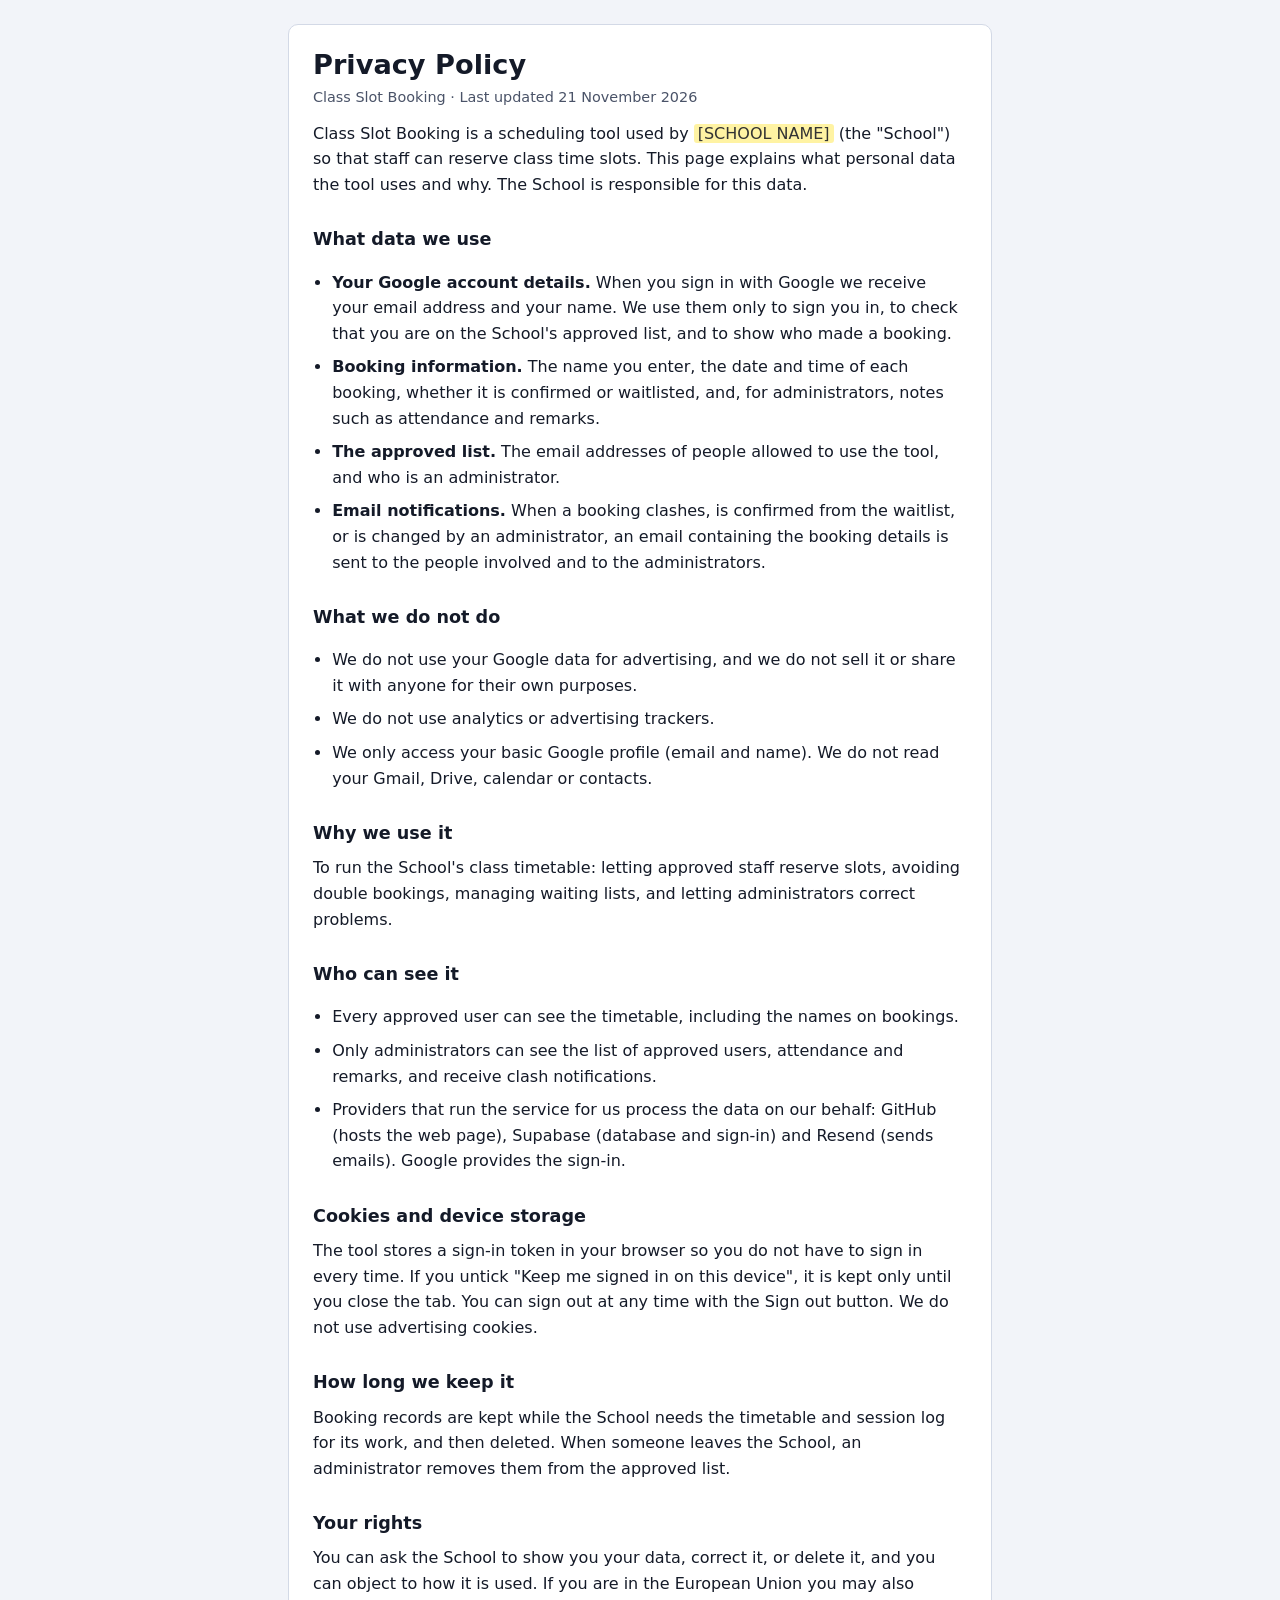
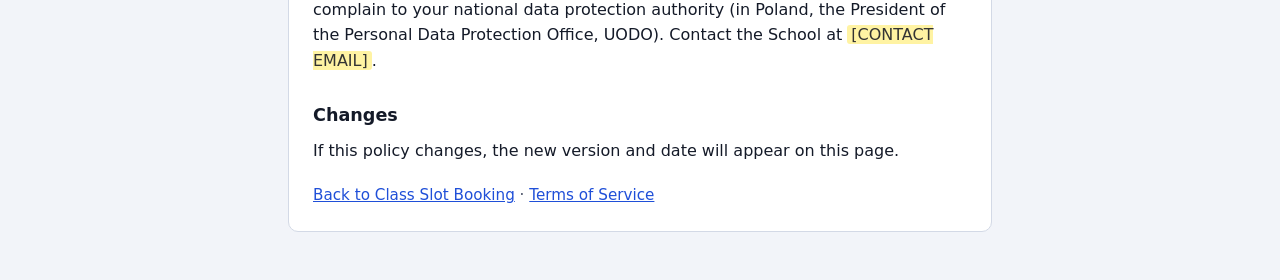
<file: web/privacy.html>
<!doctype html>
<html lang="en">
<head>
<meta charset="utf-8">
<meta name="viewport" content="width=device-width,initial-scale=1">
<title>Privacy Policy - Class Slot Booking</title>
<style>
:root{color-scheme:light dark;--bg:#f2f4f9;--surface:#fff;--ink:#141a28;--ink2:#4a5368;--line:#d3d9e6;--accent:#1f4fd8}
@media (prefers-color-scheme:dark){:root{--bg:#0f1420;--surface:#171e2e;--ink:#e8ecf5;--ink2:#a5aec4;--line:#2b3550;--accent:#7aa2ff}}
*{box-sizing:border-box}
body{margin:0;background:var(--bg);color:var(--ink);font:16px/1.6 system-ui,-apple-system,"Segoe UI",Roboto,sans-serif}
main{max-width:46rem;margin:0 auto;padding:24px max(16px,env(safe-area-inset-left)) 48px}
article{background:var(--surface);border:1px solid var(--line);border-radius:10px;padding:24px}
h1{font-size:1.7rem;margin:0 0 4px;line-height:1.2}
h2{font-size:1.1rem;margin:28px 0 6px}
p,li{color:var(--ink);margin:8px 0}
ul{padding-left:1.2rem}
.meta{color:var(--ink2);font-size:.9rem;margin:0 0 12px}
a{color:var(--accent)}
.fill{background:#fff3a3;color:#333;padding:0 4px;border-radius:3px}
nav{margin-top:20px;font-size:.95rem;color:var(--ink2)}
</style>
</head>
<body>
<main>
<article>
<h1>Privacy Policy</h1>
<p class="meta">Class Slot Booking &middot; Last updated 21 November 2026</p>

<p>Class Slot Booking is a scheduling tool used by <span class="fill">[SCHOOL NAME]</span> (the "School") so that staff can reserve class time slots. This page explains what personal data the tool uses and why. The School is responsible for this data.</p>

<h2>What data we use</h2>
<ul>
<li><strong>Your Google account details.</strong> When you sign in with Google we receive your email address and your name. We use them only to sign you in, to check that you are on the School's approved list, and to show who made a booking.</li>
<li><strong>Booking information.</strong> The name you enter, the date and time of each booking, whether it is confirmed or waitlisted, and, for administrators, notes such as attendance and remarks.</li>
<li><strong>The approved list.</strong> The email addresses of people allowed to use the tool, and who is an administrator.</li>
<li><strong>Email notifications.</strong> When a booking clashes, is confirmed from the waitlist, or is changed by an administrator, an email containing the booking details is sent to the people involved and to the administrators.</li>
</ul>

<h2>What we do not do</h2>
<ul>
<li>We do not use your Google data for advertising, and we do not sell it or share it with anyone for their own purposes.</li>
<li>We do not use analytics or advertising trackers.</li>
<li>We only access your basic Google profile (email and name). We do not read your Gmail, Drive, calendar or contacts.</li>
</ul>

<h2>Why we use it</h2>
<p>To run the School's class timetable: letting approved staff reserve slots, avoiding double bookings, managing waiting lists, and letting administrators correct problems.</p>

<h2>Who can see it</h2>
<ul>
<li>Every approved user can see the timetable, including the names on bookings.</li>
<li>Only administrators can see the list of approved users, attendance and remarks, and receive clash notifications.</li>
<li>Providers that run the service for us process the data on our behalf: GitHub (hosts the web page), Supabase (database and sign-in) and Resend (sends emails). Google provides the sign-in.</li>
</ul>

<h2>Cookies and device storage</h2>
<p>The tool stores a sign-in token in your browser so you do not have to sign in every time. If you untick "Keep me signed in on this device", it is kept only until you close the tab. You can sign out at any time with the Sign out button. We do not use advertising cookies.</p>

<h2>How long we keep it</h2>
<p>Booking records are kept while the School needs the timetable and session log for its work, and then deleted. When someone leaves the School, an administrator removes them from the approved list.</p>

<h2>Your rights</h2>
<p>You can ask the School to show you your data, correct it, or delete it, and you can object to how it is used. If you are in the European Union you may also complain to your national data protection authority (in Poland, the President of the Personal Data Protection Office, UODO). Contact the School at <span class="fill">[CONTACT EMAIL]</span>.</p>

<h2>Changes</h2>
<p>If this policy changes, the new version and date will appear on this page.</p>

<nav><a href="./">Back to Class Slot Booking</a> &middot; <a href="terms.html">Terms of Service</a></nav>
</article>
</main>
</body>
</html>
</file>
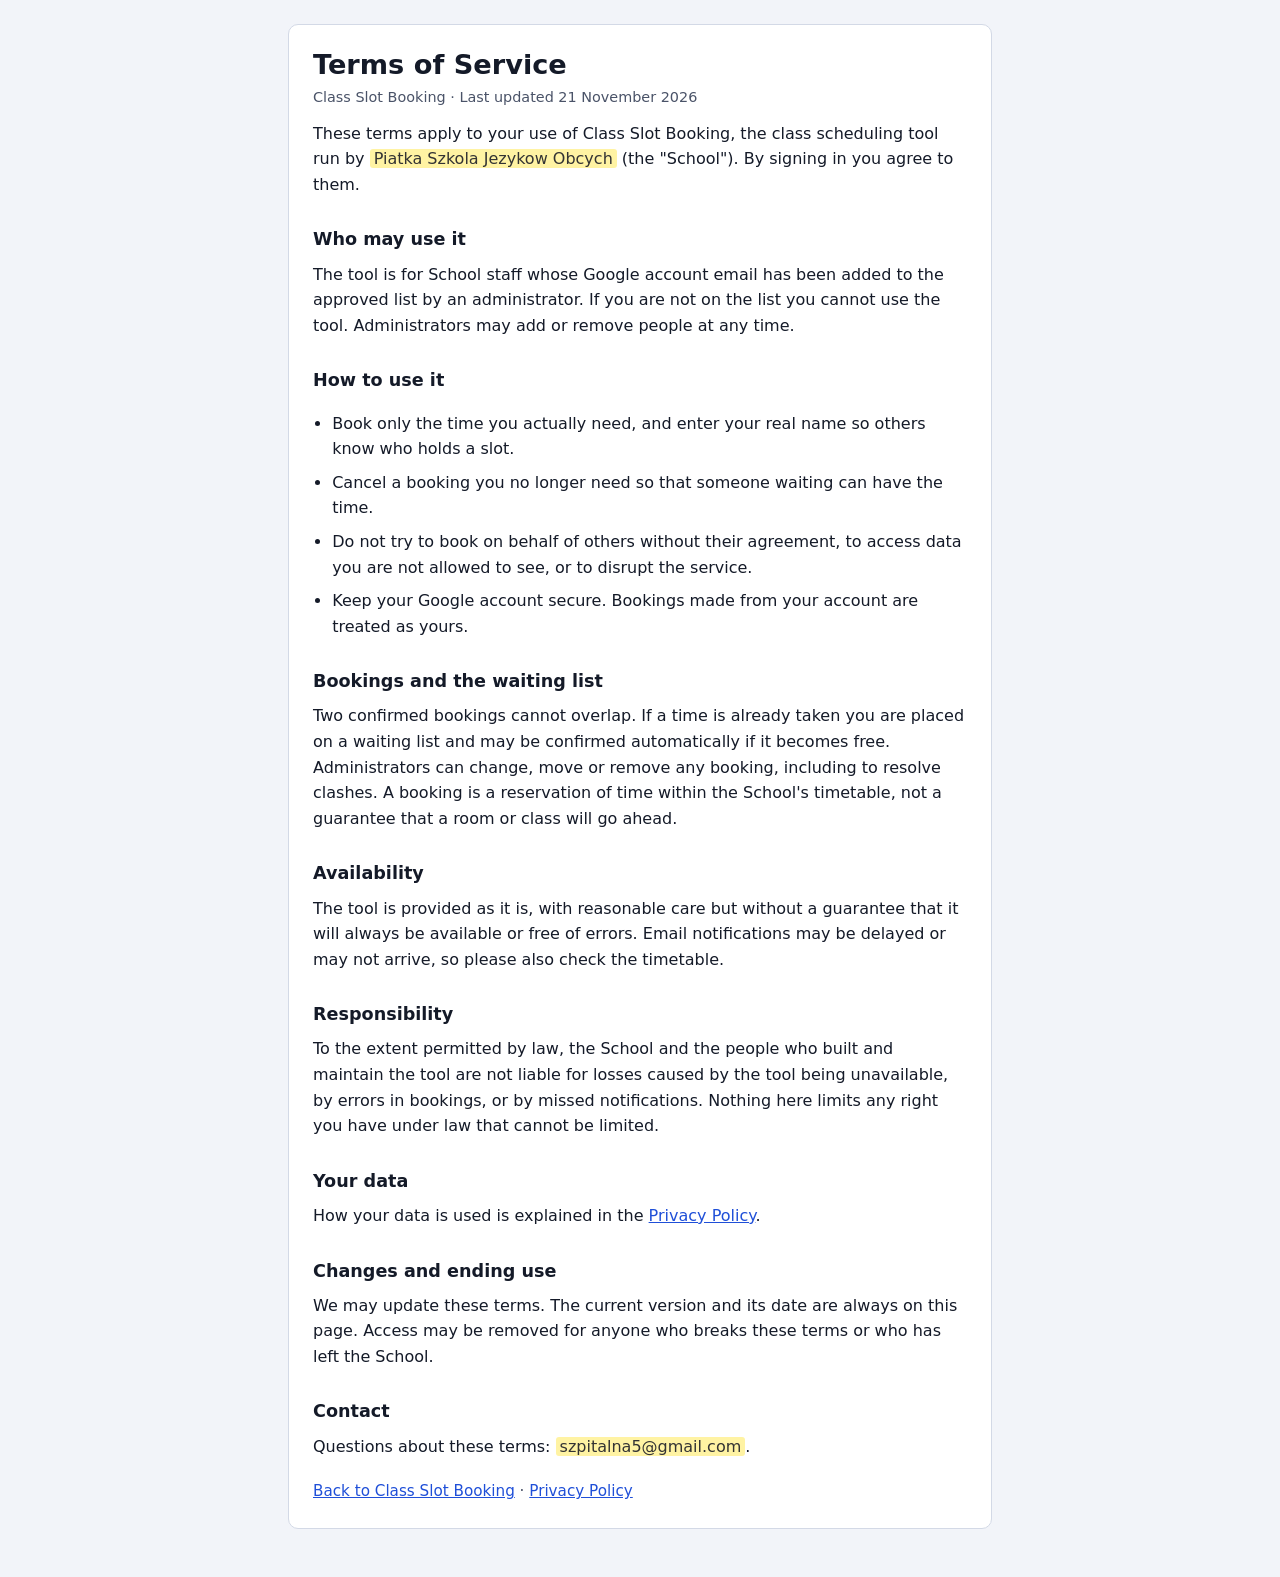
<file: web/terms.html>
<!doctype html>
<html lang="en">
<head>
<meta charset="utf-8">
<meta name="viewport" content="width=device-width,initial-scale=1">
<title>Terms of Service - Class Slot Booking</title>
<style>
:root{color-scheme:light dark;--bg:#f2f4f9;--surface:#fff;--ink:#141a28;--ink2:#4a5368;--line:#d3d9e6;--accent:#1f4fd8}
@media (prefers-color-scheme:dark){:root{--bg:#0f1420;--surface:#171e2e;--ink:#e8ecf5;--ink2:#a5aec4;--line:#2b3550;--accent:#7aa2ff}}
*{box-sizing:border-box}
body{margin:0;background:var(--bg);color:var(--ink);font:16px/1.6 system-ui,-apple-system,"Segoe UI",Roboto,sans-serif}
main{max-width:46rem;margin:0 auto;padding:24px max(16px,env(safe-area-inset-left)) 48px}
article{background:var(--surface);border:1px solid var(--line);border-radius:10px;padding:24px}
h1{font-size:1.7rem;margin:0 0 4px;line-height:1.2}
h2{font-size:1.1rem;margin:28px 0 6px}
p,li{color:var(--ink);margin:8px 0}
ul{padding-left:1.2rem}
.meta{color:var(--ink2);font-size:.9rem;margin:0 0 12px}
a{color:var(--accent)}
.fill{background:#fff3a3;color:#333;padding:0 4px;border-radius:3px}
nav{margin-top:20px;font-size:.95rem;color:var(--ink2)}
</style>
</head>
<body>
<main>
<article>
<h1>Terms of Service</h1>
<p class="meta">Class Slot Booking &middot; Last updated 21 November 2026</p>

<p>These terms apply to your use of Class Slot Booking, the class scheduling tool run by <span class="fill">Piatka Szkola Jezykow Obcych</span> (the "School"). By signing in you agree to them.</p>

<h2>Who may use it</h2>
<p>The tool is for School staff whose Google account email has been added to the approved list by an administrator. If you are not on the list you cannot use the tool. Administrators may add or remove people at any time.</p>

<h2>How to use it</h2>
<ul>
<li>Book only the time you actually need, and enter your real name so others know who holds a slot.</li>
<li>Cancel a booking you no longer need so that someone waiting can have the time.</li>
<li>Do not try to book on behalf of others without their agreement, to access data you are not allowed to see, or to disrupt the service.</li>
<li>Keep your Google account secure. Bookings made from your account are treated as yours.</li>
</ul>

<h2>Bookings and the waiting list</h2>
<p>Two confirmed bookings cannot overlap. If a time is already taken you are placed on a waiting list and may be confirmed automatically if it becomes free. Administrators can change, move or remove any booking, including to resolve clashes. A booking is a reservation of time within the School's timetable, not a guarantee that a room or class will go ahead.</p>

<h2>Availability</h2>
<p>The tool is provided as it is, with reasonable care but without a guarantee that it will always be available or free of errors. Email notifications may be delayed or may not arrive, so please also check the timetable.</p>

<h2>Responsibility</h2>
<p>To the extent permitted by law, the School and the people who built and maintain the tool are not liable for losses caused by the tool being unavailable, by errors in bookings, or by missed notifications. Nothing here limits any right you have under law that cannot be limited.</p>

<h2>Your data</h2>
<p>How your data is used is explained in the <a href="privacy.html">Privacy Policy</a>.</p>

<h2>Changes and ending use</h2>
<p>We may update these terms. The current version and its date are always on this page. Access may be removed for anyone who breaks these terms or who has left the School.</p>

<h2>Contact</h2>
<p>Questions about these terms: <span class="fill">szpitalna5@gmail.com</span>.</p>

<nav><a href="./">Back to Class Slot Booking</a> &middot; <a href="privacy.html">Privacy Policy</a></nav>
</article>
</main>
</body>
</html>
</file>
